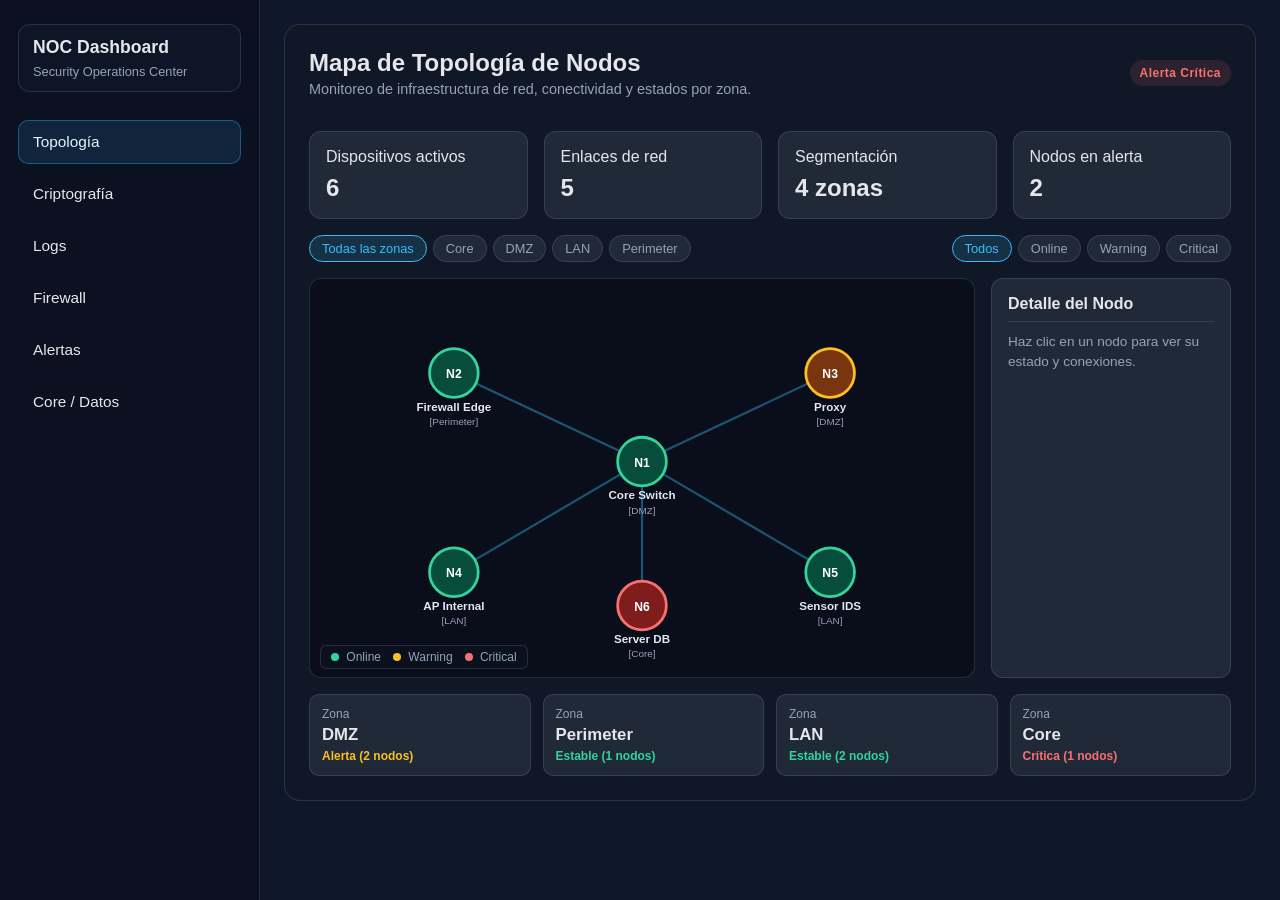
<file: index.html>
<!DOCTYPE html>
<html lang="es">
  <head>
    <meta charset="UTF-8" />
    <meta name="viewport" content="width=device-width, initial-scale=1.0" />
    <title>NOC Dashboard</title>
    <style>
      :root {
        --bg: #0f172a;
        --panel: #111827;
        --panel-alt: #1f2937;
        --sidebar: #0b1120;
        --text: #e5e7eb;
        --muted: #94a3b8;
        --accent: #38bdf8;
        --accent-strong: #0ea5e9;
        --success: #34d399;
        --warning: #fbbf24;
        --danger: #f87171;
        --border: rgba(148, 163, 184, 0.2);
      }

      * {
        box-sizing: border-box;
      }

      body {
        margin: 0;
        font-family: Arial, Helvetica, sans-serif;
        background: var(--bg);
        color: var(--text);
      }

      .app-shell {
        display: grid;
        grid-template-columns: 260px 1fr;
        min-height: 100vh;
      }

      .sidebar {
        background: var(--sidebar);
        border-right: 1px solid var(--border);
        padding: 24px 18px;
      }

      .brand {
        margin-bottom: 28px;
        padding: 12px 14px;
        border: 1px solid var(--border);
        border-radius: 12px;
        background: rgba(15, 23, 42, 0.8);
      }

      .brand h1 {
        margin: 0;
        font-size: 1.1rem;
      }

      .brand span {
        display: block;
        margin-top: 6px;
        color: var(--muted);
        font-size: 0.8rem;
      }

      .nav {
        display: flex;
        flex-direction: column;
        gap: 8px;
      }

      .nav-btn {
        width: 100%;
        padding: 12px 14px;
        border: 1px solid transparent;
        background: transparent;
        color: var(--text);
        text-align: left;
        border-radius: 10px;
        cursor: pointer;
        font-size: 0.96rem;
        transition: 0.2s ease;
      }

      .nav-btn:hover,
      .nav-btn.active {
        background: rgba(56, 189, 248, 0.12);
        border-color: rgba(56, 189, 248, 0.35);
        color: #dff7ff;
      }

      .main-panel {
        padding: 24px;
      }

      #app-content {
        min-height: 70vh;
      }

      .module-panel {
        background: rgba(17, 24, 39, 0.85);
        border: 1px solid var(--border);
        border-radius: 16px;
        padding: 24px;
      }

      .module-panel h2 {
        margin-top: 0;
      }

      .module-panel p {
        color: var(--muted);
      }

      .metrics {
        display: grid;
        grid-template-columns: repeat(auto-fit, minmax(160px, 1fr));
        gap: 16px;
        margin-top: 18px;
      }

      .metric {
        background: var(--panel-alt);
        border: 1px solid var(--border);
        border-radius: 12px;
        padding: 16px;
      }

      .metric strong {
        display: block;
        font-size: 1.5rem;
        margin-top: 8px;
      }

      .status-pill {
        display: inline-block;
        border-radius: 999px;
        padding: 6px 10px;
        font-size: 0.75rem;
        font-weight: bold;
        letter-spacing: 0.04em;
      }

      .status-ok {
        background: rgba(52, 211, 153, 0.12);
        color: var(--success);
      }

      .status-warn {
        background: rgba(251, 191, 36, 0.12);
        color: var(--warning);
      }

      .status-danger {
        background: rgba(248, 113, 113, 0.12);
        color: var(--danger);
      }
    </style>
  </head>
  <body>
    <div class="app-shell">
      <aside class="sidebar">
        <div class="brand">
          <h1>NOC Dashboard</h1>
          <span>Security Operations Center</span>
        </div>

        <nav class="nav" aria-label="Menú principal">
          <button class="nav-btn active" data-module="map">Topología</button>
          <button class="nav-btn" data-module="crypto">Criptografía</button>
          <button class="nav-btn" data-module="logs">Logs</button>
          <button class="nav-btn" data-module="firewall">Firewall</button>
          <button class="nav-btn" data-module="alerts">Alertas</button>
          <button class="nav-btn" data-module="core">Core / Datos</button>
        </nav>
      </aside>

      <main class="main-panel">
        <div id="app-content"></div>
      </main>
    </div>

    <script src="modules/core/data.js"></script>
    <script src="app.js"></script>
  </body>
</html>
</file>
